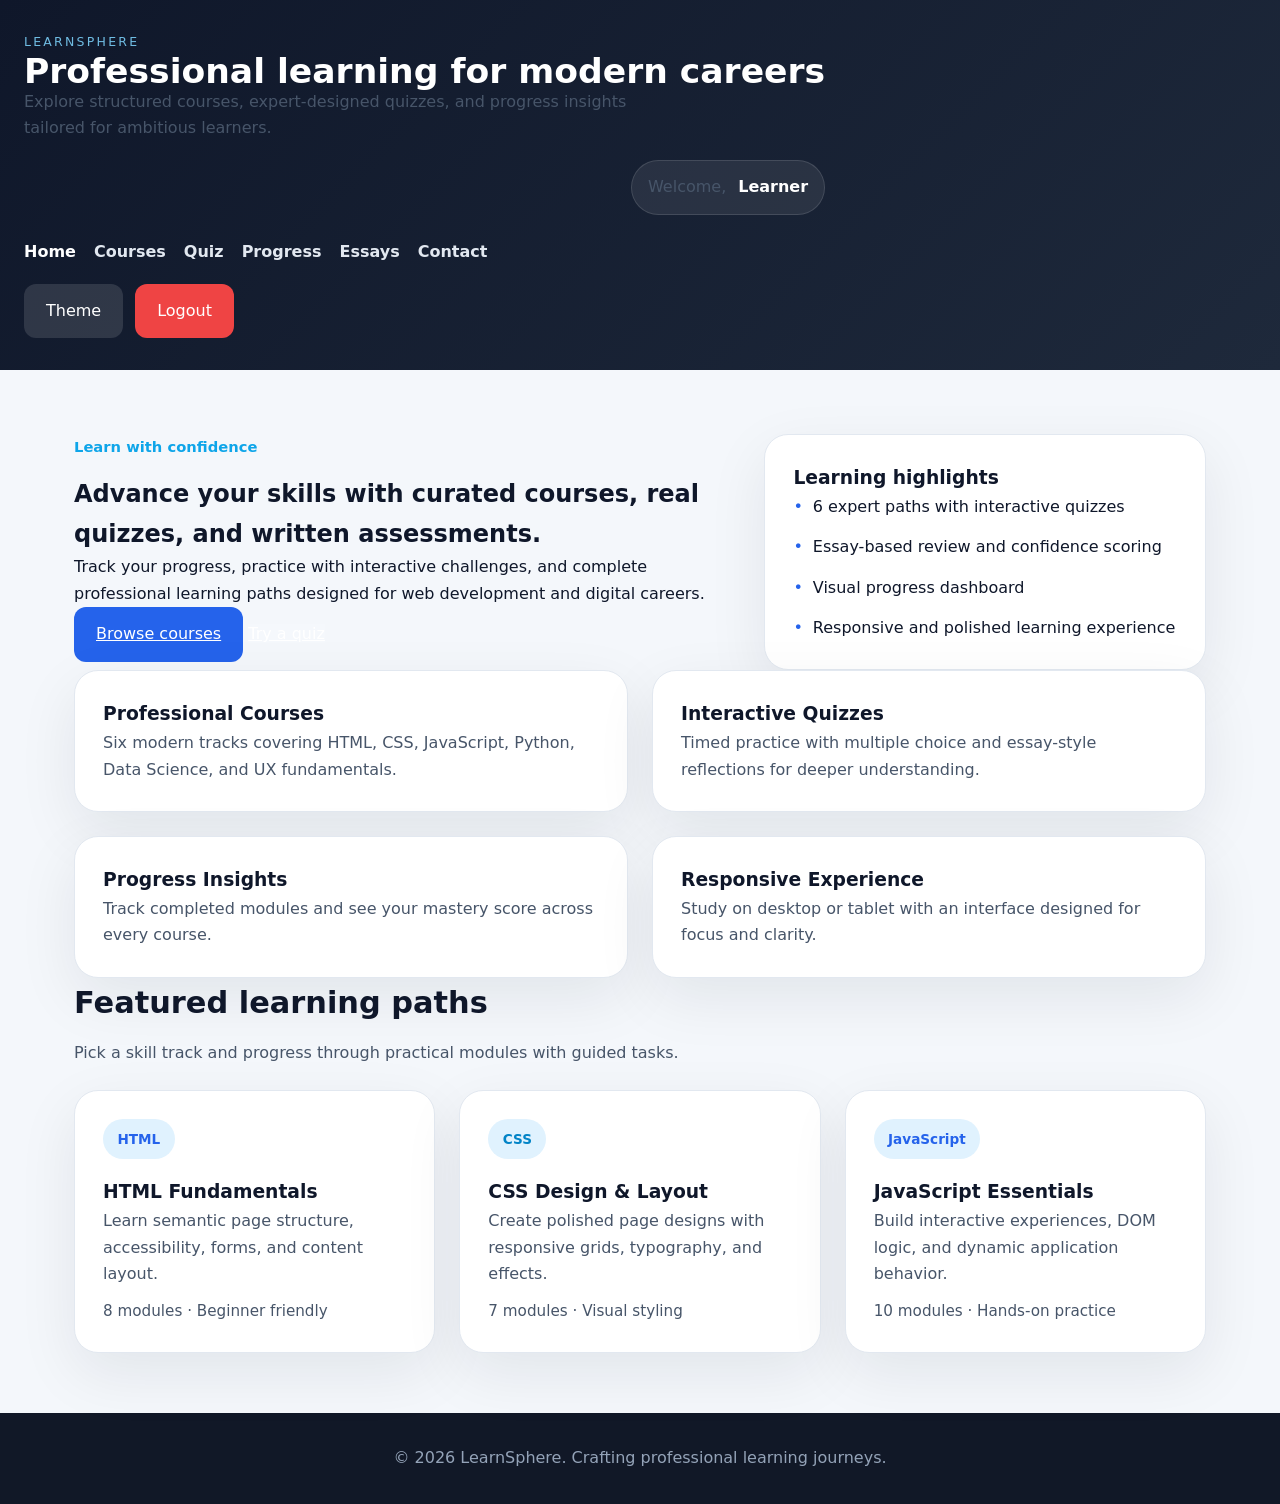
<file: learnsphere/index.html>
<!DOCTYPE html>
<html lang="en">
<head>
    <meta charset="UTF-8">
    <meta name="viewport" content="width=device-width, initial-scale=1.0">
    <meta name="description" content="LearnSphere offers professional online courses, quizzes, and progress tracking for modern learners.">
    <title>LearnSphere | Professional Online Learning</title>
    <link rel="stylesheet" href="style.css">
</head>
<body>
<header class="site-header">
    <div class="brand-block">
        <div>
            <p class="eyebrow">LearnSphere</p>
            <h1>Professional learning for modern careers</h1>
            <p class="hero-copy">Explore structured courses, expert-designed quizzes, and progress insights tailored for ambitious learners.</p>
        </div>
        <div class="user-chip">
            <span>Welcome,</span>
            <strong id="usernameDisplay"></strong>
        </div>
    </div>

    <div class="header-actions">
        <nav class="main-nav" aria-label="Primary navigation">
            <a href="/" class="active">Home</a>
            <a href="/courses">Courses</a>
            <a href="/quiz">Quiz</a>
            <a href="/progress">Progress</a>
            <a href="/essays">Essays</a>
            <a href="/contact">Contact</a>
        </nav>
        <div class="action-group">
            <button class="ghost-button" onclick="toggleDarkMode()">Theme</button>
            <button class="ghost-button danger" onclick="logout()">Logout</button>
        </div>
    </div>
</header>

<main class="page-container">
    <section class="hero-panel">
        <div class="hero-copy-panel">
            <span class="section-label">Learn with confidence</span>
            <h2>Advance your skills with curated courses, real quizzes, and written assessments.</h2>
            <p>Track your progress, practice with interactive challenges, and complete professional learning paths designed for web development and digital careers.</p>
            <div class="hero-buttons">
                <a href="/courses" class="action-button">Browse courses</a>
                <a href="/quiz" class="secondary-button">Try a quiz</a>
            </div>
        </div>
        <div class="hero-summary-card card">
            <h3>Learning highlights</h3>
            <ul class="feature-list">
                <li>6 expert paths with interactive quizzes</li>
                <li>Essay-based review and confidence scoring</li>
                <li>Visual progress dashboard</li>
                <li>Responsive and polished learning experience</li>
            </ul>
        </div>
    </section>

    <section class="overview-grid">
        <article class="metric-card card">
            <h3>Professional Courses</h3>
            <p>Six modern tracks covering HTML, CSS, JavaScript, Python, Data Science, and UX fundamentals.</p>
        </article>
        <article class="metric-card card">
            <h3>Interactive Quizzes</h3>
            <p>Timed practice with multiple choice and essay-style reflections for deeper understanding.</p>
        </article>
        <article class="metric-card card">
            <h3>Progress Insights</h3>
            <p>Track completed modules and see your mastery score across every course.</p>
        </article>
        <article class="metric-card card">
            <h3>Responsive Experience</h3>
            <p>Study on desktop or tablet with an interface designed for focus and clarity.</p>
        </article>
    </section>

    <section class="featured-courses">
        <div class="section-heading">
            <h2>Featured learning paths</h2>
            <p>Pick a skill track and progress through practical modules with guided tasks.</p>
        </div>
        <div class="card-grid">
            <article class="course-card card">
                <span class="course-badge">HTML</span>
                <h3>HTML Fundamentals</h3>
                <p>Learn semantic page structure, accessibility, forms, and content layout.</p>
                <p class="course-meta">8 modules · Beginner friendly</p>
            </article>
            <article class="course-card card">
                <span class="course-badge accent">CSS</span>
                <h3>CSS Design & Layout</h3>
                <p>Create polished page designs with responsive grids, typography, and effects.</p>
                <p class="course-meta">7 modules · Visual styling</p>
            </article>
            <article class="course-card card">
                <span class="course-badge">JavaScript</span>
                <h3>JavaScript Essentials</h3>
                <p>Build interactive experiences, DOM logic, and dynamic application behavior.</p>
                <p class="course-meta">10 modules · Hands-on practice</p>
            </article>
        </div>
    </section>
</main>

<footer class="site-footer">
    <p>&copy; 2026 LearnSphere. Crafting professional learning journeys.</p>
</footer>

<script src="script.js"></script>
</body>
</html>
</file>
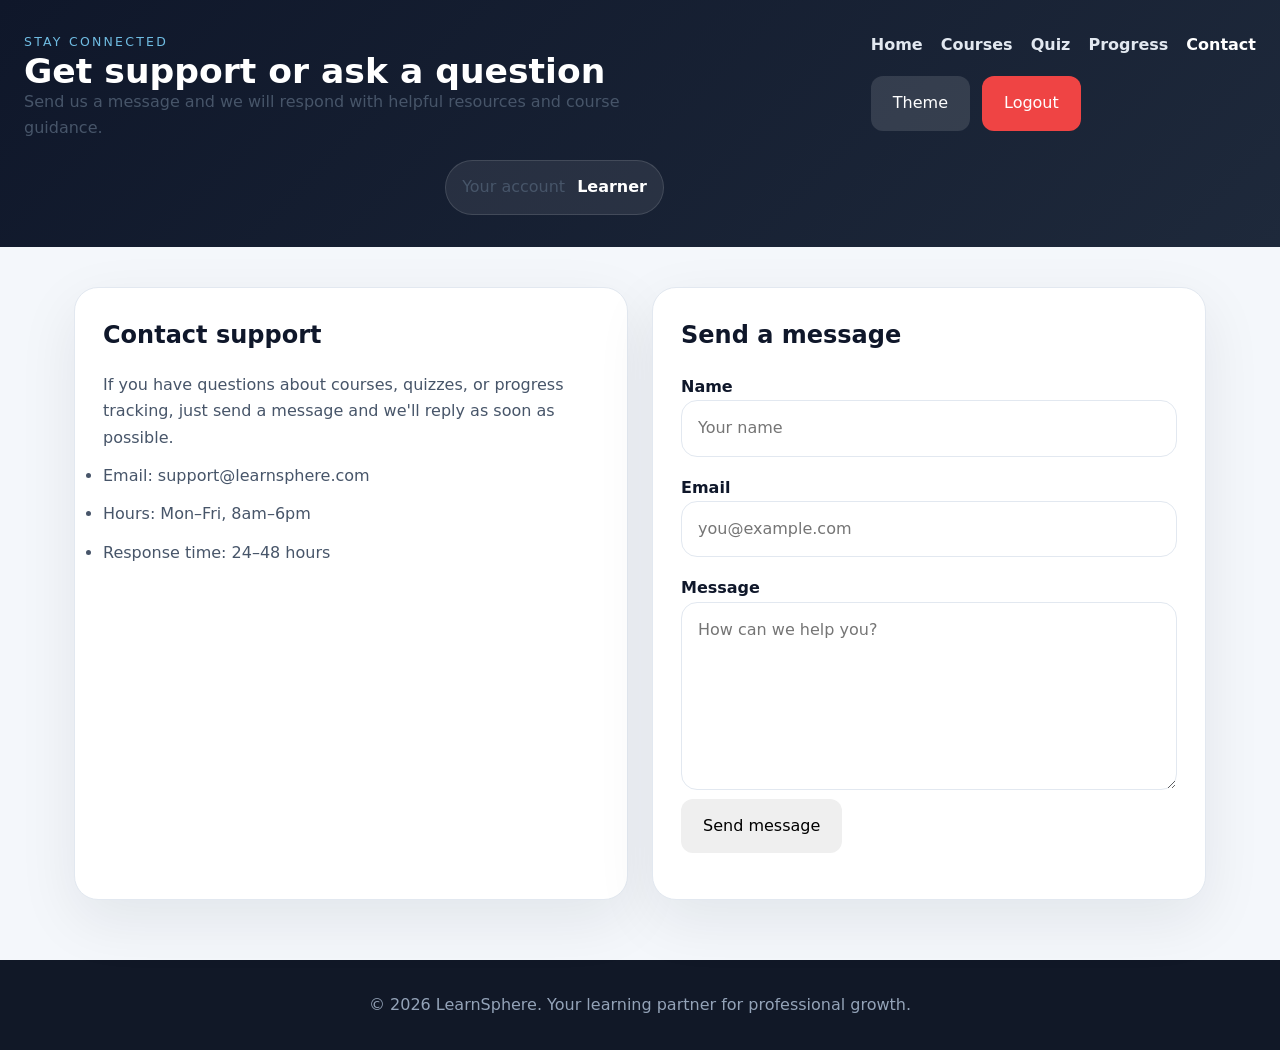
<file: learnsphere/contact.html>
<!DOCTYPE html>
<html lang="en">
<head>
    <meta charset="UTF-8">
    <meta name="viewport" content="width=device-width, initial-scale=1.0">
    <meta name="description" content="Contact LearnSphere support for help with courses, quizzes, and progress tracking.">
    <meta property="og:title" content="LearnSphere | Contact">
    <meta property="og:description" content="Contact LearnSphere support for help with courses, quizzes, and progress tracking.">
    <title>LearnSphere | Contact</title>
    <link rel="stylesheet" href="style.css">
</head>
<body>
<header class="site-header">
    <div class="brand-block">
        <div>
            <p class="eyebrow">Stay connected</p>
            <h1>Get support or ask a question</h1>
            <p class="hero-copy">Send us a message and we will respond with helpful resources and course guidance.</p>
        </div>
        <div class="user-chip">
            <span>Your account</span>
            <strong id="usernameDisplay"></strong>
        </div>
    </div>

    <div class="header-actions">
        <nav class="main-nav">
            <a href="/">Home</a>
            <a href="/courses">Courses</a>
            <a href="/quiz">Quiz</a>
            <a href="/progress">Progress</a>
            <a href="/contact" class="active">Contact</a>
        </nav>
        <div class="action-group">
            <button class="ghost-button" onclick="toggleDarkMode()">Theme</button>
            <button class="ghost-button danger" onclick="logout()">Logout</button>
        </div>
    </div>
</header>

<main class="page-container">
    <section class="contact-grid">
        <article class="card contact-card">
            <h2>Contact support</h2>
            <p>If you have questions about courses, quizzes, or progress tracking, just send a message and we'll reply as soon as possible.</p>
            <ul class="contact-info">
                <li>Email: support@learnsphere.com</li>
                <li>Hours: Mon–Fri, 8am–6pm</li>
                <li>Response time: 24–48 hours</li>
            </ul>
        </article>

        <article class="card contact-card">
            <h2>Send a message</h2>
            <form id="contactForm" onsubmit="submitContact(event)">
                <label>Name</label>
                <input id="contactName" type="text" placeholder="Your name" required>
                <label>Email</label>
                <input id="contactEmail" type="email" placeholder="you@example.com" required>
                <label>Message</label>
                <textarea id="contactMessage" rows="6" placeholder="How can we help you?" required></textarea>
                <button type="submit">Send message</button>
                <p id="contactFeedback" class="form-note"></p>
            </form>
        </article>
    </section>
</main>

<footer class="site-footer">
    <p>&copy; 2026 LearnSphere. Your learning partner for professional growth.</p>
</footer>

<script src="script.js"></script>
</body>
</html>
</file>
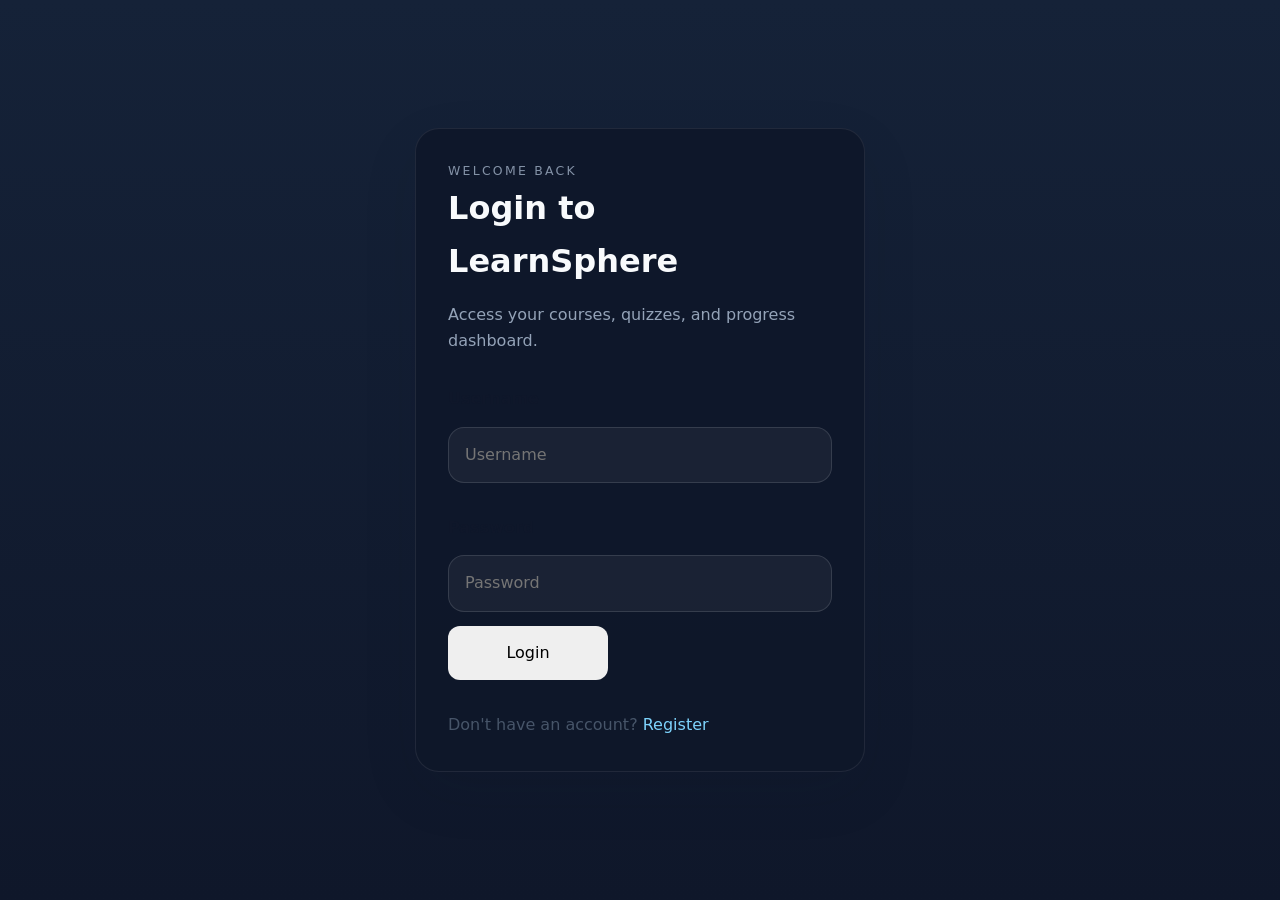
<file: learnsphere/login.html>
<!DOCTYPE html>
<html lang="en">
<head>
    <meta charset="UTF-8">
    <meta name="viewport" content="width=device-width, initial-scale=1.0">
    <meta name="description" content="Login to LearnSphere and access professional courses, quizzes, and progress tracking.">
    <title>LearnSphere | Login</title>
    <link rel="stylesheet" href="style.css">
</head>
<body class="auth-page">
    <main class="auth-panel card">
        <div class="auth-header">
            <p class="eyebrow">Welcome back</p>
            <h1>Login to LearnSphere</h1>
            <p>Access your courses, quizzes, and progress dashboard.</p>
        </div>
        <label>Username</label>
        <input id="loginUsername" placeholder="Username" autocomplete="username">
        <label>Password</label>
        <input id="loginPassword" type="password" placeholder="Password" autocomplete="current-password">
        <button onclick="loginUser()">Login</button>
        <p class="auth-footer">Don't have an account? <a href="/register">Register</a></p>
    </main>
    <script src="script.js"></script>
</body>
</html>
</file>
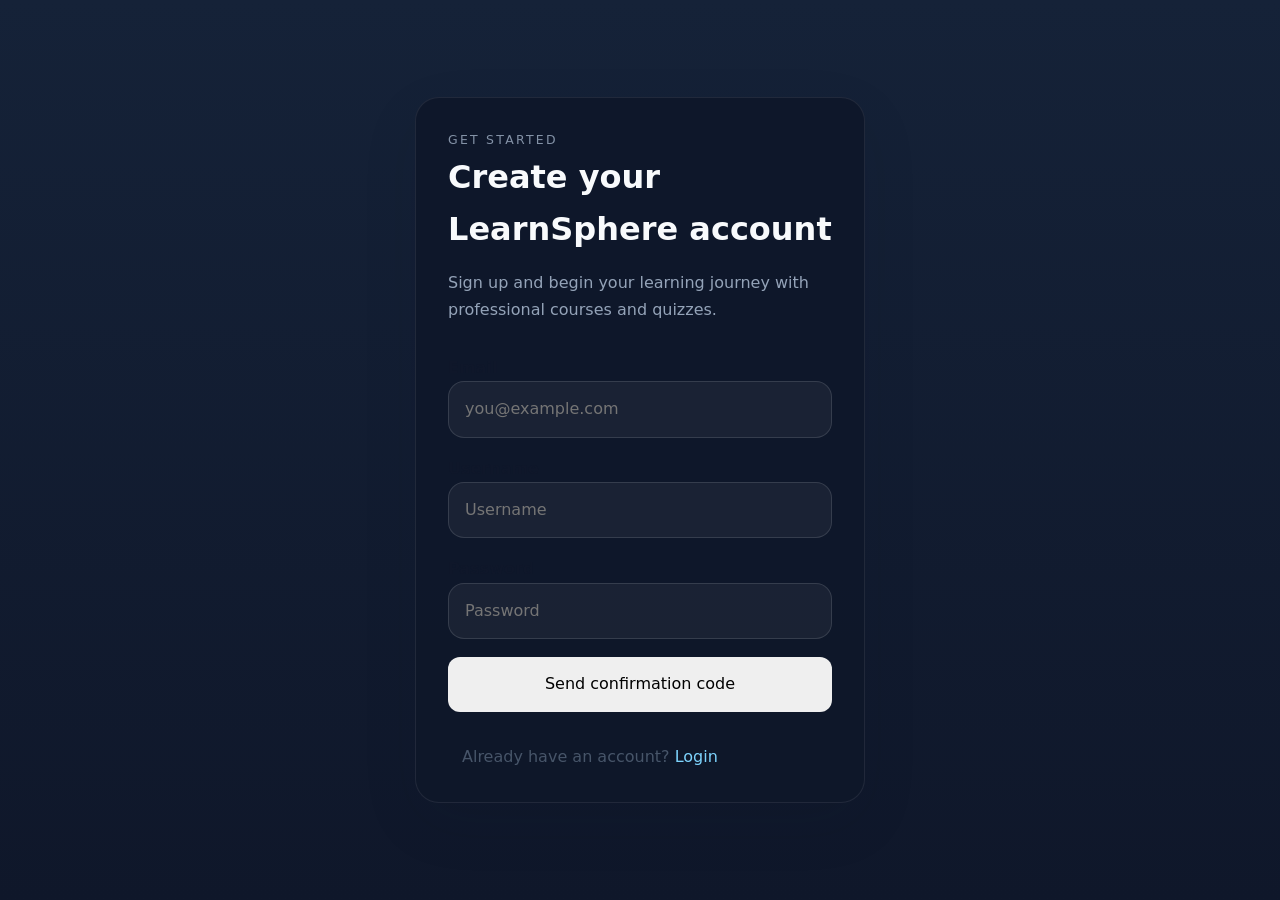
<file: learnsphere/register.html>
<!DOCTYPE html>
<html lang="en">
<head>
    <meta charset="UTF-8">
    <meta name="viewport" content="width=device-width, initial-scale=1.0">
    <meta name="description" content="Register for LearnSphere to start professional training in web development, data science, and UX.">
    <title>LearnSphere | Register</title>
    <link rel="stylesheet" href="style.css">
</head>
<body class="auth-page">
    <main class="auth-panel card">
        <div class="auth-header">
            <p class="eyebrow">Get started</p>
            <h1>Create your LearnSphere account</h1>
            <p>Sign up and begin your learning journey with professional courses and quizzes.</p>
        </div>
        <form id="registrationForm" onsubmit="registerUser(event)">
            <label for="regEmail">Email</label>
            <input id="regEmail" type="email" placeholder="you@example.com" autocomplete="email" required>
            <label for="regUsername">Username</label>
            <input id="regUsername" placeholder="Username" autocomplete="username" required>
            <label for="regPassword">Password</label>
            <input id="regPassword" type="password" placeholder="Password" autocomplete="new-password" required>
            <button id="registerButton" type="submit">Send confirmation code</button>
        </form>
        <form id="verificationForm" hidden onsubmit="verifyRegistrationCode(event)">
            <p class="form-message">Enter the 6-digit code sent to <strong id="verificationEmail"></strong>.</p>
            <label for="confirmationCode">Confirmation code</label>
            <input id="confirmationCode" inputmode="numeric" autocomplete="one-time-code" pattern="[0-9]{6}" maxlength="6" placeholder="123456" required>
            <button id="verifyButton" type="submit">Verify email and create account</button>
            <button id="resendButton" type="button" class="ghost-button">Send a new code</button>
            <button type="button" class="ghost-button" onclick="editRegistration()">Change registration details</button>
        </form>
        <p id="registrationMessage" class="form-message" role="status" aria-live="polite"></p>
        <p class="auth-footer">Already have an account? <a href="/login">Login</a></p>
    </main>
    <script src="script.js"></script>
</body>
</html>
</file>
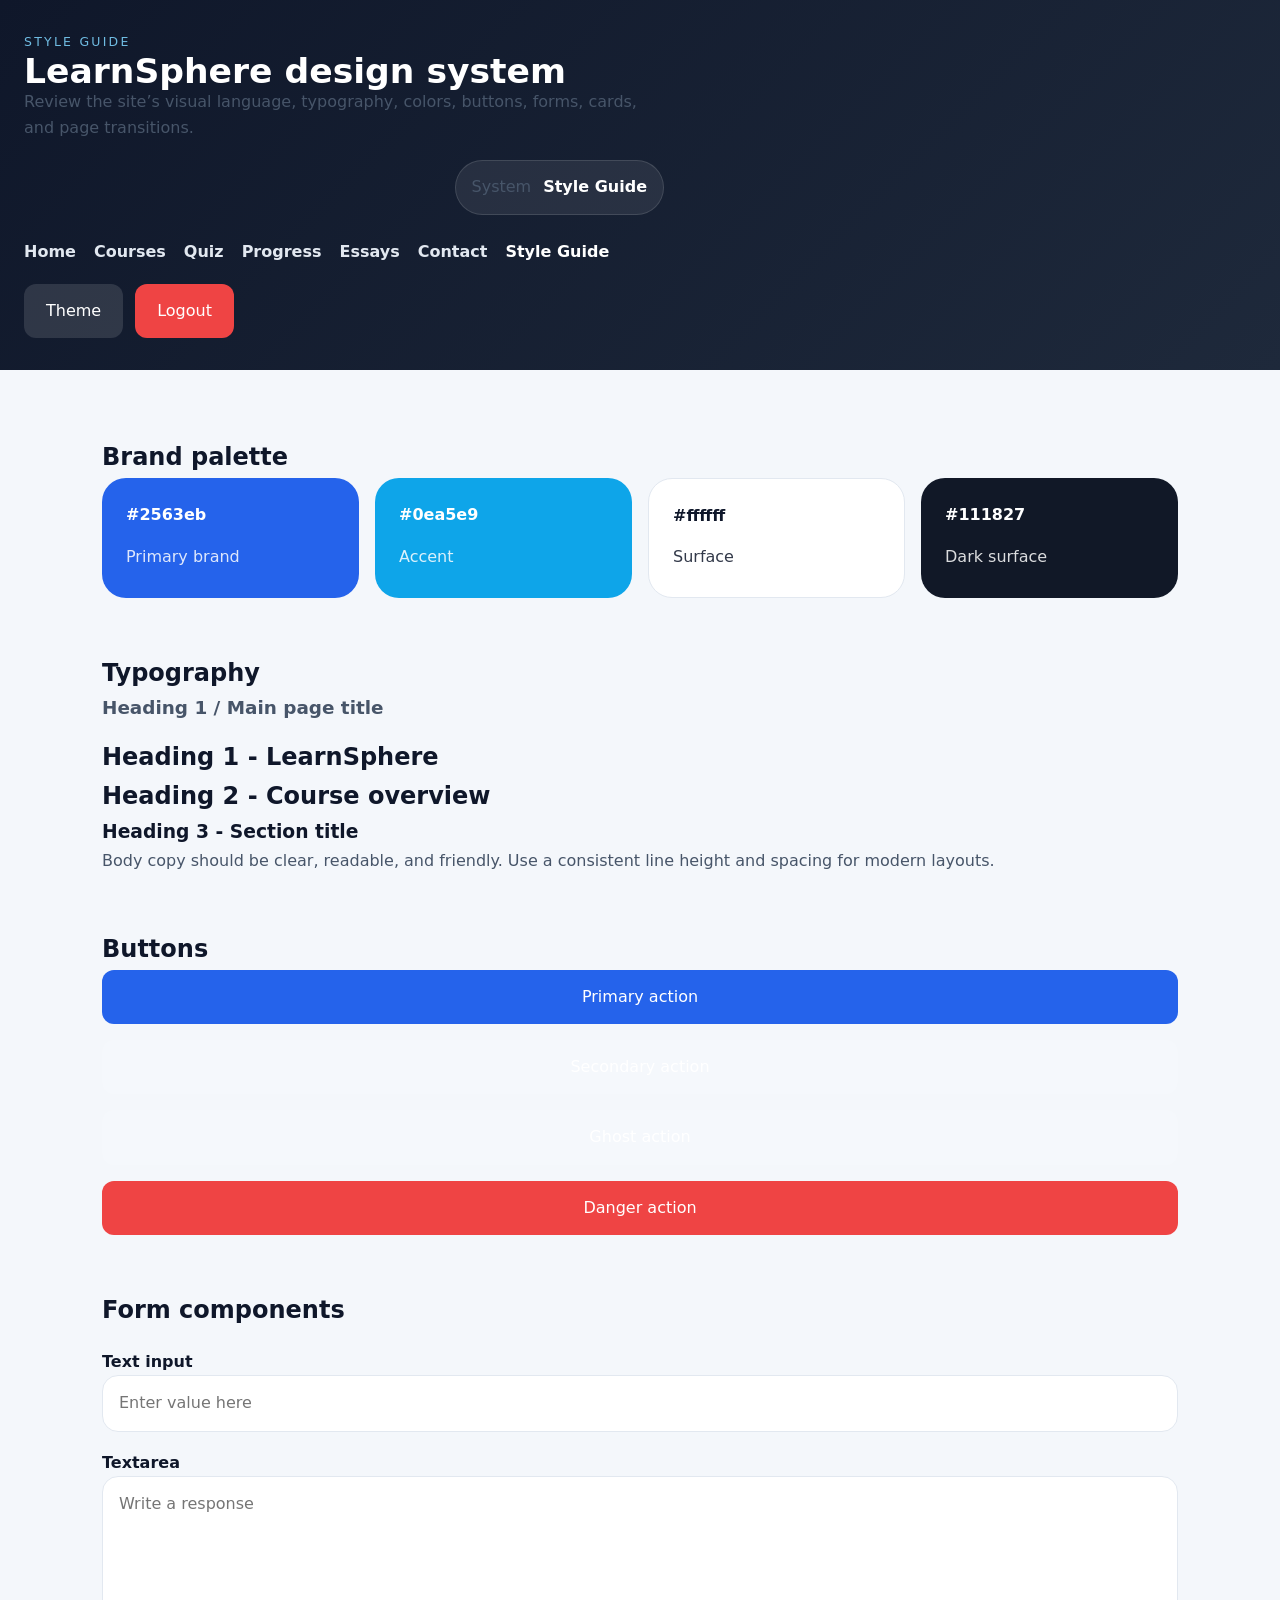
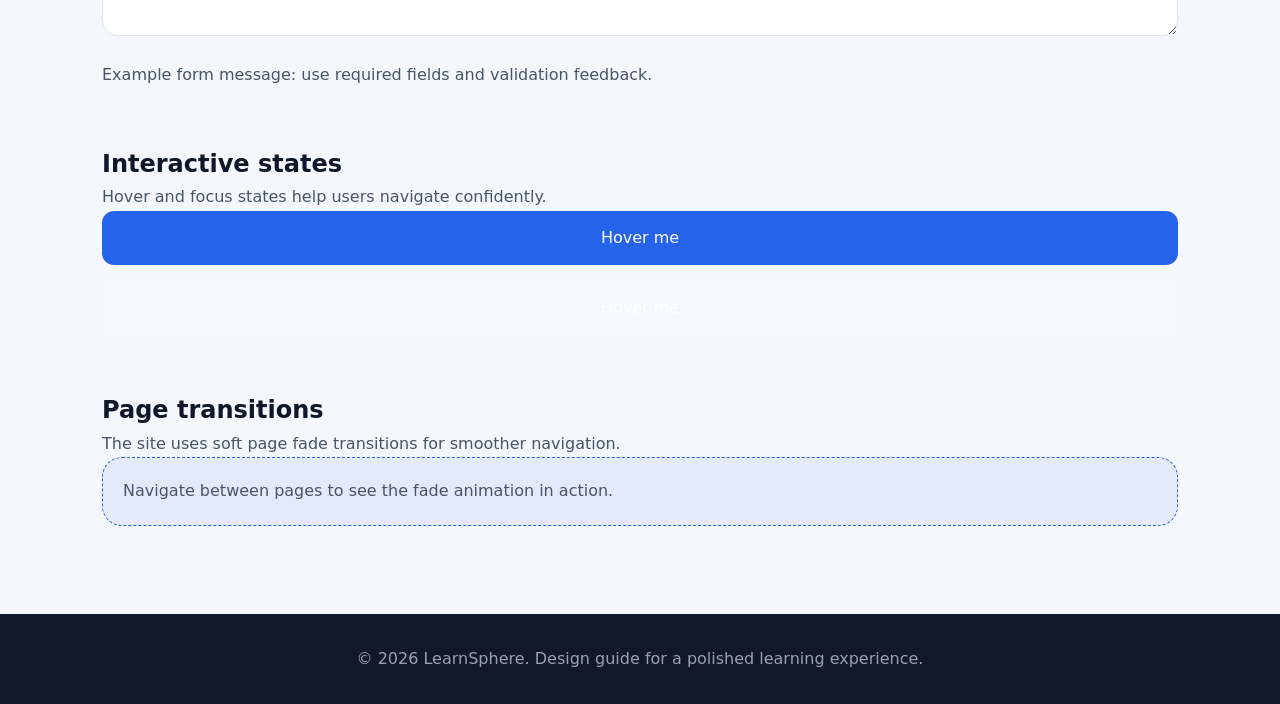
<file: learnsphere/styleguide.html>
<!DOCTYPE html>
<html lang="en">
<head>
    <meta charset="UTF-8">
    <meta name="viewport" content="width=device-width, initial-scale=1.0">
    <meta name="description" content="LearnSphere style guide with branding, typography, color palette, components, and interaction examples.">
    <title>LearnSphere | Style Guide</title>
    <link rel="stylesheet" href="style.css">
</head>
<body>
<header class="site-header">
    <div class="brand-block">
        <div>
            <p class="eyebrow">Style guide</p>
            <h1>LearnSphere design system</h1>
            <p class="hero-copy">Review the site’s visual language, typography, colors, buttons, forms, cards, and page transitions.</p>
        </div>
        <div class="user-chip">
            <span>System</span>
            <strong>Style Guide</strong>
        </div>
    </div>

    <div class="header-actions">
        <nav class="main-nav" aria-label="Primary navigation">
            <a href="/">Home</a>
            <a href="/courses">Courses</a>
            <a href="/quiz">Quiz</a>
            <a href="/progress">Progress</a>
            <a href="/essays">Essays</a>
            <a href="/contact">Contact</a>
            <a href="/styleguide" class="active">Style Guide</a>
        </nav>
        <div class="action-group">
            <button class="ghost-button" onclick="toggleDarkMode()">Theme</button>
            <button class="ghost-button danger" onclick="logout()">Logout</button>
        </div>
    </div>
</header>

<main class="page-container">
    <section class="card style-section">
        <h2>Brand palette</h2>
        <div class="palette-grid">
            <div class="swatch primary">
                <strong>#2563eb</strong>
                <span>Primary brand</span>
            </div>
            <div class="swatch accent">
                <strong>#0ea5e9</strong>
                <span>Accent</span>
            </div>
            <div class="swatch surface">
                <strong>#ffffff</strong>
                <span>Surface</span>
            </div>
            <div class="swatch surface-dark">
                <strong>#111827</strong>
                <span>Dark surface</span>
            </div>
        </div>
    </section>

    <section class="card style-section">
        <h2>Typography</h2>
        <p class="type-display">Heading 1 / Main page title</p>
        <h1>Heading 1 - LearnSphere</h1>
        <h2>Heading 2 - Course overview</h2>
        <h3>Heading 3 - Section title</h3>
        <p>Body copy should be clear, readable, and friendly. Use a consistent line height and spacing for modern layouts.</p>
    </section>

    <section class="card style-section">
        <h2>Buttons</h2>
        <div class="button-row">
            <button class="action-button">Primary action</button>
            <button class="secondary-button">Secondary action</button>
            <button class="ghost-button">Ghost action</button>
            <button class="ghost-button danger">Danger action</button>
        </div>
    </section>

    <section class="card style-section">
        <h2>Form components</h2>
        <label>Text input</label>
        <input placeholder="Enter value here">
        <label>Textarea</label>
        <textarea rows="4" placeholder="Write a response"></textarea>
        <div class="form-note">Example form message: use required fields and validation feedback.</div>
    </section>

    <section class="card style-section">
        <h2>Interactive states</h2>
        <p>Hover and focus states help users navigate confidently.</p>
        <div class="button-row">
            <button class="action-button">Hover me</button>
            <button class="ghost-button">Hover me</button>
        </div>
    </section>

    <section class="card style-section">
        <h2>Page transitions</h2>
        <p>The site uses soft page fade transitions for smoother navigation.</p>
        <div class="transition-demo card">
            <p>Navigate between pages to see the fade animation in action.</p>
        </div>
    </section>
</main>

<footer class="site-footer">
    <p>&copy; 2026 LearnSphere. Design guide for a polished learning experience.</p>
</footer>

<script src="script.js"></script>
</body>
</html>
</file>
<file: learnsphere/style.css>
:root {
    color-scheme: light;
    --page-bg: #f4f7fb;
    --surface: #ffffff;
    --surface-strong: #111827;
    --text-primary: #0f172a;
    --text-muted: #475569;
    --brand: #2563eb;
    --brand-dark: #1d4ed8;
    --accent: #0ea5e9;
    --accent-soft: #e0f2fe;
    --border: #e2e8f0;
    --shadow: 0 20px 60px rgba(15, 23, 42, 0.08);
}

html {
    scroll-behavior: smooth;
}

* {
    margin: 0;
    padding: 0;
    box-sizing: border-box;
}

body {
    min-height: 100vh;
    font-family: Inter, "Segoe UI", system-ui, sans-serif;
    background: var(--page-bg);
    color: var(--text-primary);
    line-height: 1.65;
    opacity: 1;
}

body.js-enabled {
    opacity: 0;
    transition: opacity 280ms ease;
}

body.js-enabled.page-visible {
    opacity: 1;
}

img,
svg {
    max-width: 100%;
}

button,
input,
textarea {
    font: inherit;
}

body.dark-mode {
    color-scheme: dark;
    --page-bg: #0f172a;
    --surface: #111827;
    --surface-strong: #0b1120;
    --text-primary: #e2e8f0;
    --text-muted: #94a3b8;
    --border: #334155;
    --accent-soft: #0f172a;
}

body.dark-mode .card,
body.dark-mode .auth-panel,
body.dark-mode .contact-card {
    background: #111827;
}

body.dark-mode .main-nav a,
body.dark-mode .user-chip,
body.dark-mode .hero-copy,
body.dark-mode .eyebrow,
body.dark-mode .section-label,
body.dark-mode .form-note {
    color: #cbd5e1;
}

body.dark-mode .ghost-button {
    background: rgba(255, 255, 255, 0.08);
    color: #e2e8f0;
}

body.dark-mode input,
body.dark-mode textarea {
    background: #0f172a;
    border-color: #334155;
    color: #e2e8f0;
}

body.dark-mode .progress-bar {
    background: #1e293b;
}

body.dark-mode footer {
    background: #0b1120;
}

.page-container {
    max-width: 1180px;
    margin: 0 auto;
    padding: 40px 24px 60px;
}

.site-header {
    display: flex;
    flex-wrap: wrap;
    justify-content: space-between;
    align-items: flex-start;
    gap: 24px;
    padding: 32px 24px;
    background: linear-gradient(135deg, #0f172a 0%, #1e293b 100%);
    color: #ffffff;
}

.brand-block {
    display: grid;
    gap: 18px;
    min-width: 280px;
}

.eyebrow {
    text-transform: uppercase;
    letter-spacing: 0.18em;
    font-size: 0.78rem;
    opacity: 0.88;
    color: #7dd3fc;
}

.site-header h1 {
    font-size: clamp(2rem, 2.7vw, 3.5rem);
    line-height: 1.05;
}

.hero-copy,
.section-heading p,
.card p,
.course-meta,
.contact-card p,
.form-note,
.user-chip span {
    color: var(--text-muted);
}

.user-chip {
    display: inline-flex;
    align-items: center;
    gap: 0.75rem;
    padding: 0.85rem 1rem;
    border-radius: 999px;
    background: rgba(255,255,255,0.08);
    border: 1px solid rgba(255,255,255,0.12);
    justify-self: end;
}

.main-nav {
    display: flex;
    flex-wrap: wrap;
    gap: 18px;
    align-items: center;
}

.main-nav a {
    color: #e2e8f0;
    text-decoration: none;
    font-weight: 600;
}

.main-nav a.active,
.main-nav a:hover {
    color: #ffffff;
}

.header-actions {
    display: grid;
    gap: 18px;
    align-items: center;
    justify-content: flex-end;
}

.action-group {
    display: flex;
    gap: 12px;
    flex-wrap: wrap;
}

.action-button,
button {
    border: none;
    border-radius: 12px;
    padding: 14px 22px;
    cursor: pointer;
    transition: transform 180ms ease, background-color 180ms ease, box-shadow 180ms ease;
}

.action-button {
    background: var(--brand);
    color: white;
    display: inline-flex;
    align-items: center;
    justify-content: center;
}

.action-button:hover {
    background: var(--brand-dark);
    transform: translateY(-1px);
}

.secondary-button,
.ghost-button {
    background: rgba(255,255,255,0.12);
    color: white;
}

.ghost-button:hover,
.secondary-button:hover {
    background: rgba(255,255,255,0.2);
}

.ghost-button.danger {
    background: #ef4444;
    color: white;
}

.hero-panel {
    display: grid;
    gap: 28px;
    align-items: stretch;
    grid-template-columns: 1.5fr 1fr;
    margin-top: 24px;
}

.hero-summary-card,
.metric-card,
.course-card,
.course-progress-card,
.contact-card,
.progress-panel,
.auth-panel,
.quiz-card {
    background: var(--surface);
    border: 1px solid var(--border);
    box-shadow: var(--shadow);
}

.card {
    border-radius: 24px;
    padding: 28px;
}

.section-label {
    display: inline-flex;
    margin-bottom: 1rem;
    color: var(--accent);
    font-weight: 700;
    font-size: 0.92rem;
}

.hero-copy {
    max-width: 640px;
}

.feature-list {
    list-style: none;
    display: grid;
    gap: 14px;
    padding-left: 0;
}

.feature-list li::before {
    content: '•';
    color: var(--brand);
    margin-right: 10px;
}

.overview-grid,
.card-grid,
.course-grid,
.course-progress-grid,
.contact-grid {
    display: grid;
    gap: 24px;
}

.overview-grid,
.course-progress-grid {
    grid-template-columns: repeat(2, minmax(0, 1fr));
}

.card-grid,
.course-grid {
    grid-template-columns: repeat(3, minmax(0, 1fr));
}

.course-card,
.metric-card,
.course-progress-card,
.contact-card,
.progress-panel {
    padding: 28px;
}

.course-card h2,
.course-progress-card h3,
.contact-card h2,
.quiz-card h2,
.auth-header h1 {
    margin-bottom: 16px;
}

.module-list {
    list-style: none;
    padding-left: 0;
    margin: 18px 0 0;
    display: grid;
    gap: 10px;
}

.module-list li {
    display: flex;
    align-items: flex-start;
    gap: 12px;
    padding-left: 18px;
    color: var(--text-muted);
}

.module-list li::before {
    content: "•";
    color: var(--brand);
    line-height: 1;
    font-size: 1.2rem;
}

.course-badge {
    display: inline-flex;
    padding: 0.55rem 0.9rem;
    border-radius: 999px;
    background: var(--accent-soft);
    color: var(--brand);
    font-size: 0.85rem;
    font-weight: 700;
    margin-bottom: 18px;
}

.course-badge.accent {
    background: #e0f2fe;
    color: #0284c7;
}

.course-meta {
    margin-top: 12px;
    color: var(--text-muted);
    font-size: 0.95rem;
}

.card-actions,
.quiz-card .card-actions,
.auth-panel {
    display: flex;
    gap: 14px;
    flex-wrap: wrap;
    align-items: center;
}

.card-actions button,
.auth-panel button {
    min-width: 160px;
}

.progress-bar {
    width: 100%;
    border-radius: 999px;
    background: var(--border);
    overflow: hidden;
    min-height: 12px;
}

.progress {
    width: 0%;
    background: var(--brand);
    min-height: 100%;
    transition: width 320ms ease;
}

.progress-row {
    display: grid;
    gap: 14px;
}

.progress-row span {
    display: inline-flex;
    justify-content: space-between;
    font-size: 0.95rem;
    color: var(--text-muted);
}

.progress-row .progress-bar {
    margin-top: 4px;
}

.course-detail {
    grid-column: 1 / -1;
}

.course-detail h2 {
    margin-bottom: 14px;
}

.quiz-section {
    display: grid;
    gap: 24px;
}

.quiz-question {
    display: grid;
    gap: 14px;
    margin-bottom: 24px;
}

.quiz-question p {
    font-weight: 700;
}

.quiz-question label {
    display: flex;
    align-items: center;
    gap: 12px;
    padding: 12px 16px;
    border: 1px solid var(--border);
    border-radius: 16px;
    cursor: pointer;
}

.quiz-question input {
    width: auto;
}

textarea {
    min-height: 160px;
}

.contact-grid {
    grid-template-columns: 1fr 1fr;
}

.contact-card li {
    margin: 12px 0;
    color: var(--text-muted);
}

label {
    display: block;
    margin-top: 18px;
    font-weight: 600;
    color: var(--text-primary);
}

input,
textarea {
    border: 1px solid var(--border);
    border-radius: 16px;
    background: white;
    color: var(--text-primary);
    width: 100%;
    padding: 14px 16px;
}

input:focus,
textarea:focus {
    outline: none;
    border-color: var(--brand);
    box-shadow: 0 0 0 4px rgba(37, 99, 235, 0.12);
}

.auth-page {
    min-height: 100vh;
    display: grid;
    place-items: center;
    background: linear-gradient(180deg, #152238 0%, #0f172a 100%);
}

.auth-panel {
    width: min(450px, calc(100% - 32px));
    border: 1px solid rgba(255,255,255,0.08);
    background: rgba(15,23,42,0.96);
    color: #f8fafc;
    padding: 32px;
}

.auth-panel input,
.auth-panel textarea {
    background: rgba(255,255,255,0.05);
    border-color: rgba(255,255,255,0.12);
    color: #f8fafc;
}

.auth-panel form button {
    width: 100%;
    margin-top: 18px;
}

.auth-panel form .ghost-button {
    background: rgba(255,255,255,0.08);
    color: #e2e8f0;
}

.auth-panel form button:disabled {
    cursor: wait;
    opacity: 0.7;
}

.auth-panel [hidden] {
    display: none;
}

.form-message {
    margin-top: 14px;
    color: #86efac;
    overflow-wrap: anywhere;
}

.form-message.error {
    color: #fca5a5;
}

.auth-panel h1 {
    margin-bottom: 14px;
}

.auth-header p,
.auth-footer {
    color: #94a3b8;
}

.auth-footer {
    margin-top: 18px;
}

.auth-footer a {
    color: #7dd3fc;
    text-decoration: none;
}

.site-footer {
    text-align: center;
    padding: 32px 24px;
    background: var(--surface-strong);
    color: #94a3b8;
}

.site-footer p {
    margin: 0;
}

.form-note {
    margin-top: 18px;
    color: var(--text-muted);
}

.quiz-result {
    margin-top: 24px;
    padding: 20px;
    border-radius: 18px;
    border: 1px solid var(--border);
    background: var(--accent-soft);
}

.palette-grid,
.button-row {
    display: grid;
    gap: 16px;
}

.palette-grid {
    grid-template-columns: repeat(auto-fit, minmax(180px, 1fr));
}

.swatch {
    min-height: 120px;
    border-radius: 24px;
    padding: 24px;
    display: grid;
    gap: 12px;
    color: white;
}

.swatch strong {
    font-size: 1rem;
}

.swatch span {
    opacity: 0.85;
}

.swatch.primary {
    background: var(--brand);
}

.swatch.accent {
    background: var(--accent);
}

.swatch.surface {
    background: var(--surface);
    color: var(--text-primary);
    border: 1px solid var(--border);
}

.swatch.surface-dark {
    background: var(--surface-strong);
}

.type-display {
    font-size: 1.15rem;
    margin-bottom: 14px;
    font-weight: 700;
}

.transition-demo {
    background: rgba(37, 99, 235, 0.08);
    border: 1px dashed var(--brand);
    padding: 20px;
    border-radius: 20px;
}

label {
    display: block;
    margin-top: 18px;
    font-weight: 600;
    color: var(--text-primary);
}

.section-heading {
    display: flex;
    flex-direction: column;
    gap: 12px;
    margin-bottom: 24px;
}

.section-heading h2 {
    font-size: clamp(1.9rem, 2.2vw, 2.6rem);
}

@media (max-width: 980px) {
    .hero-panel,
    .card-grid,
    .course-grid,
    .contact-grid,
    .course-progress-grid {
        grid-template-columns: 1fr;
    }

    .main-nav,
    .header-actions {
        justify-content: center;
    }
}

@media (max-width: 680px) {
    .site-header {
        padding: 24px 16px;
    }

    .page-container {
        padding: 24px 16px 48px;
    }

    .action-button,
    .ghost-button,
    .card-actions button {
        width: 100%;
    }

    .course-card,
    .metric-card,
    .course-progress-card,
    .contact-card,
    .progress-panel,
    .quiz-card {
        padding: 22px;
    }
}
</file>
